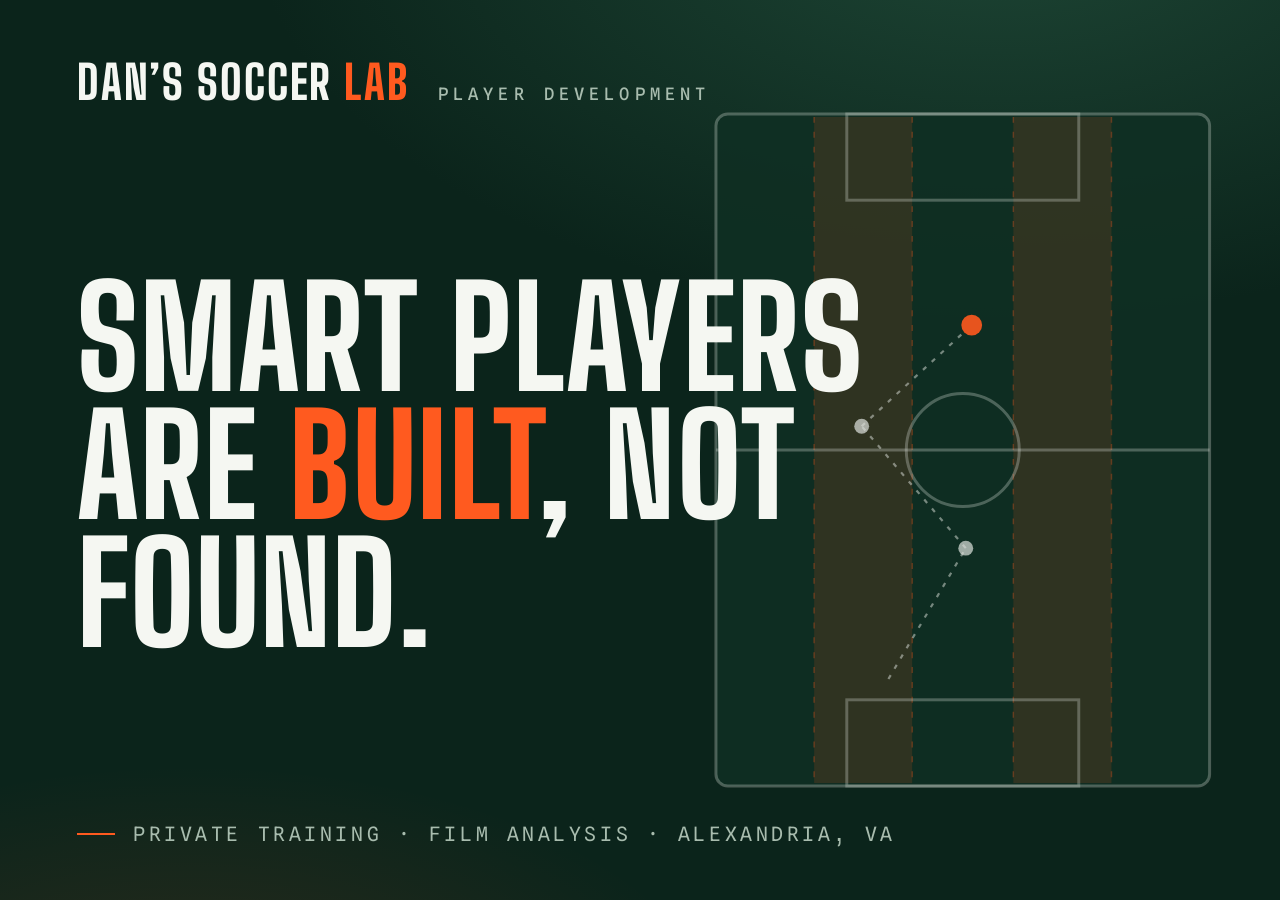
<file: og.html>
<!DOCTYPE html>
<html lang="en">
<head>
<meta charset="UTF-8">
<meta name="viewport" content="width=device-width, initial-scale=1.0">
<meta name="robots" content="noindex">
<title>OG card — Dan's Soccer Lab</title>
<link rel="preconnect" href="https://fonts.googleapis.com">
<link rel="preconnect" href="https://fonts.gstatic.com" crossorigin>
<link href="https://fonts.googleapis.com/css2?family=Big+Shoulders+Display:wght@700;800&family=Spline+Sans+Mono:wght@500&display=swap" rel="stylesheet">
<style>
  * { margin: 0; box-sizing: border-box; }
  html, body { height: 100%; overflow: hidden; }
  body {
    background:
      radial-gradient(90vw 70vh at 78% -10%, rgba(42,92,70,.6), transparent 65%),
      radial-gradient(70vw 50vh at 15% 115%, rgba(255,90,31,.14), transparent 60%),
      #0b241b;
    color: #f5f7f2;
    font-family: "Big Shoulders Display", sans-serif;
    position: relative;
  }
  .card {
    position: absolute; inset: 0;
    padding: 6vh 6vw;
    display: flex; flex-direction: column; justify-content: space-between;
  }
  .wordmark {
    font-size: 5.2vh; font-weight: 800; letter-spacing: .04em; text-transform: uppercase;
    display: flex; align-items: baseline;
  }
  .wordmark .slash { color: #ff5a1f; margin: 0 .06em; }
  .wordmark .lab { color: #ff5a1f; }
  .wordmark .space { color: #a8bcae; }
  .wordmark small {
    font-family: "Spline Sans Mono", monospace; font-size: 1.9vh; letter-spacing: .3em;
    color: #a8bcae; margin-left: 2.2vw; font-weight: 500;
  }
  h1 {
    font-size: 15.5vh; line-height: .92; font-weight: 800; text-transform: uppercase;
    letter-spacing: .01em; max-width: 62vw;
  }
  h1 .accent { color: #ff5a1f; }
  .foot {
    font-family: "Spline Sans Mono", monospace; font-size: 2.2vh; letter-spacing: .18em;
    text-transform: uppercase; color: #a8bcae; display: flex; align-items: center; gap: 1.4vw;
  }
  .foot::before { content: ""; width: 3vw; height: 2px; background: #ff5a1f; }
  /* pitch motif right side */
  svg.pitch {
    position: absolute; right: 5vw; top: 50%; transform: translateY(-50%);
    height: 76vh; opacity: .9;
  }
</style>
</head>
<body>
  <svg class="pitch" viewBox="0 0 340 460" xmlns="http://www.w3.org/2000/svg">
    <rect x="4" y="4" width="332" height="452" rx="8" fill="#0f2f23" stroke="#f5f7f2" stroke-opacity="0.3" stroke-width="2"/>
    <rect x="70" y="6" width="66" height="448" fill="#ff5a1f" opacity="0.15"/>
    <rect x="204" y="6" width="66" height="448" fill="#ff5a1f" opacity="0.15"/>
    <line x1="70" y1="6" x2="70" y2="454" stroke="#ff5a1f" stroke-opacity="0.35" stroke-dasharray="4 6"/>
    <line x1="136" y1="6" x2="136" y2="454" stroke="#ff5a1f" stroke-opacity="0.35" stroke-dasharray="4 6"/>
    <line x1="204" y1="6" x2="204" y2="454" stroke="#ff5a1f" stroke-opacity="0.35" stroke-dasharray="4 6"/>
    <line x1="270" y1="6" x2="270" y2="454" stroke="#ff5a1f" stroke-opacity="0.35" stroke-dasharray="4 6"/>
    <line x1="4" y1="230" x2="336" y2="230" stroke="#f5f7f2" stroke-opacity="0.3" stroke-width="2"/>
    <circle cx="170" cy="230" r="38" fill="none" stroke="#f5f7f2" stroke-opacity="0.3" stroke-width="2"/>
    <rect x="92" y="4" width="156" height="58" fill="none" stroke="#f5f7f2" stroke-opacity="0.3" stroke-width="2"/>
    <rect x="92" y="398" width="156" height="58" fill="none" stroke="#f5f7f2" stroke-opacity="0.3" stroke-width="2"/>
    <path d="M120 384 L172 296 M172 296 L102 214 M102 214 L176 146" stroke="#f5f7f2" stroke-opacity="0.5" stroke-width="1.5" stroke-dasharray="3 5"/>
    <circle cx="172" cy="296" r="5" fill="#f5f7f2" opacity="0.7"/>
    <circle cx="102" cy="214" r="5" fill="#f5f7f2" opacity="0.7"/>
    <circle cx="176" cy="146" r="7" fill="#ff5a1f"/>
  </svg>
  <div class="card">
    <div class="wordmark">Dan’s Soccer&nbsp;<span class="lab">Lab</span><small>Player Development</small></div>
    <h1>Smart players are <span class="accent">built</span>, not found.</h1>
    <div class="foot">Private training · Film analysis · Alexandria, VA</div>
  </div>
</body>
</html>
</file>
